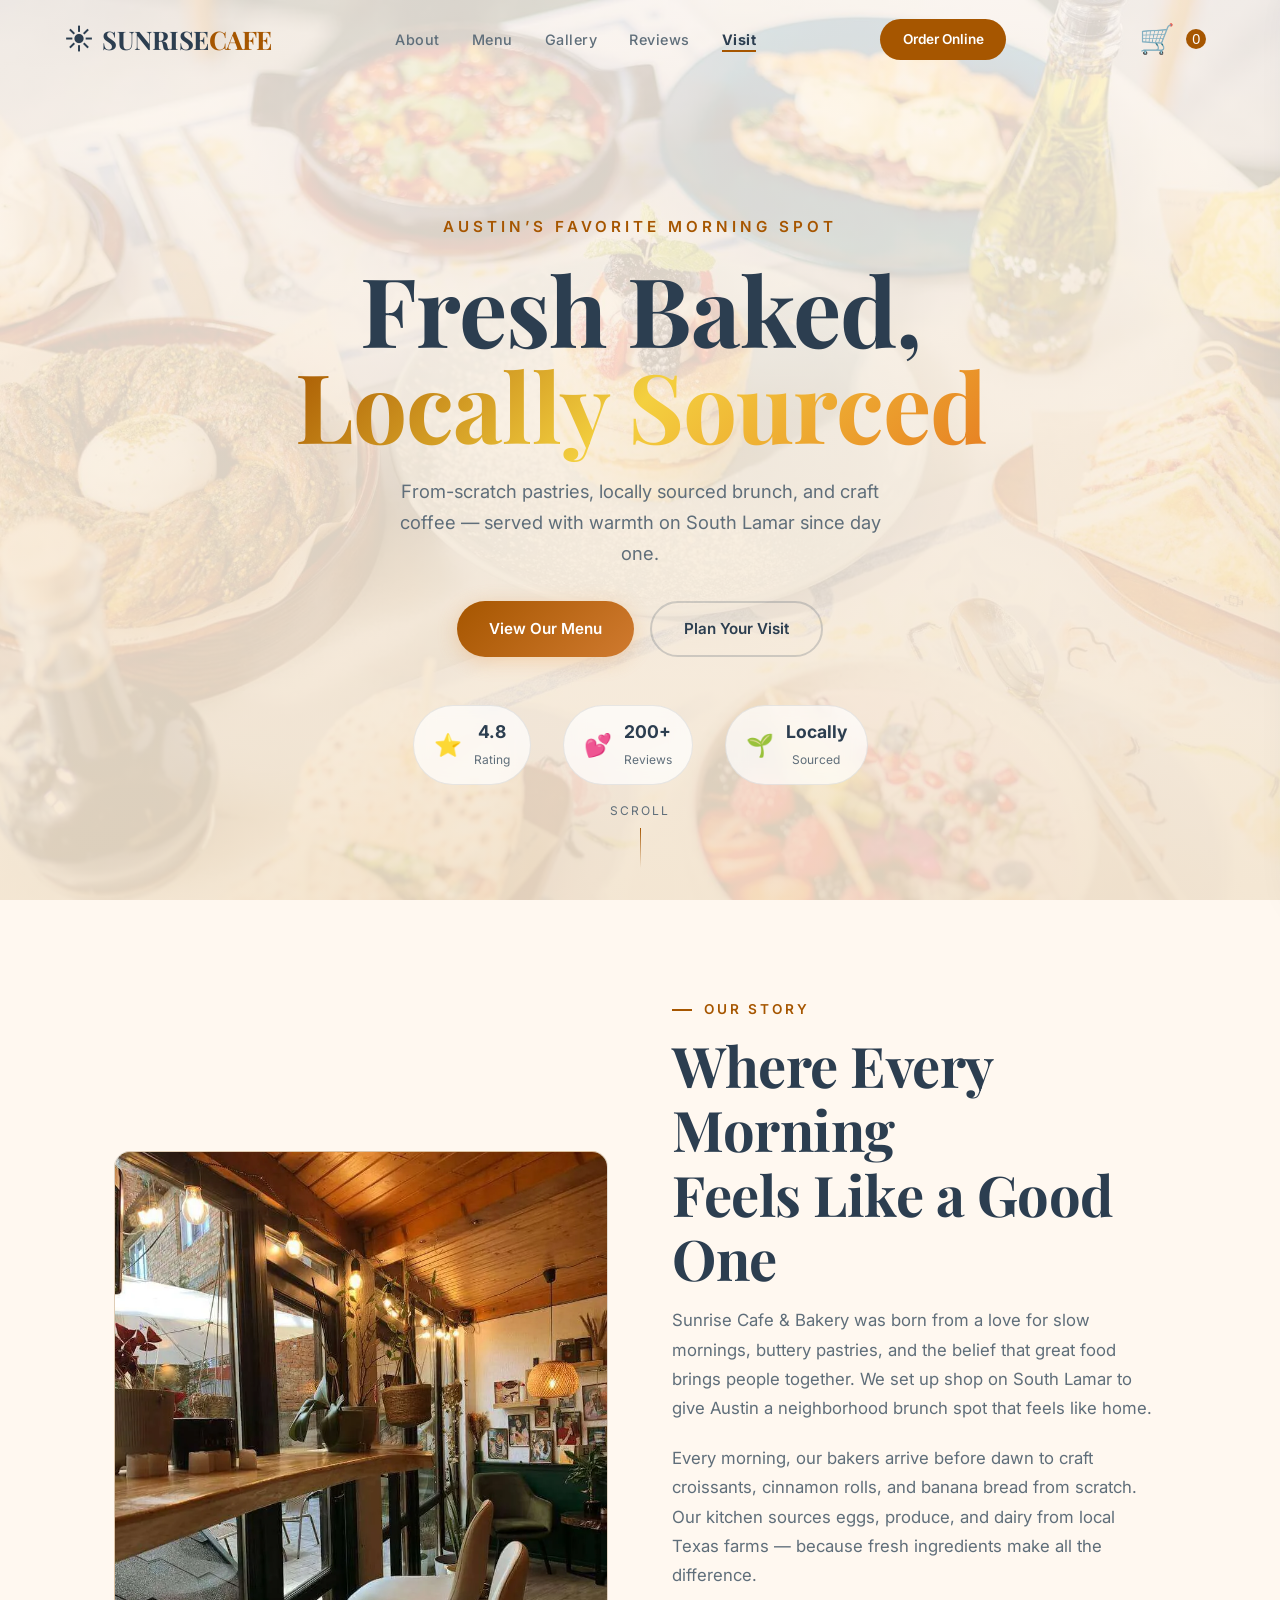
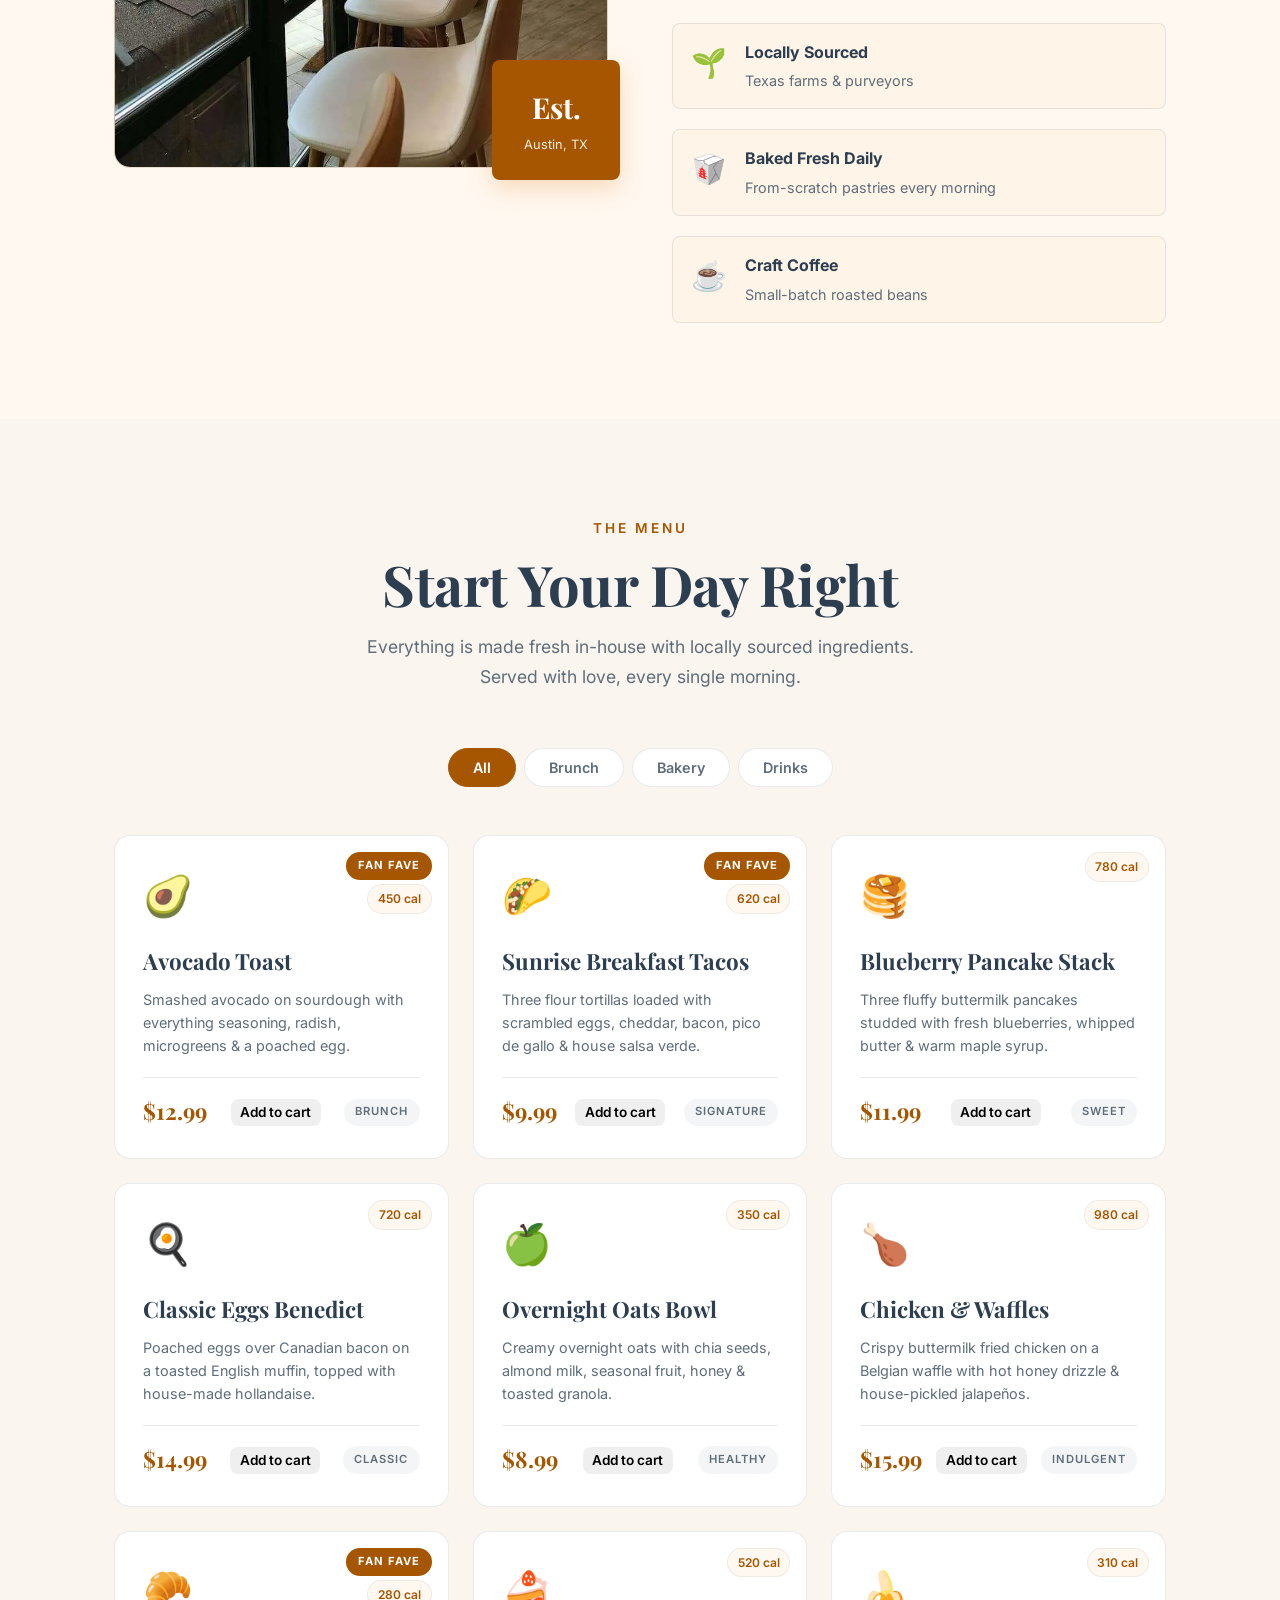
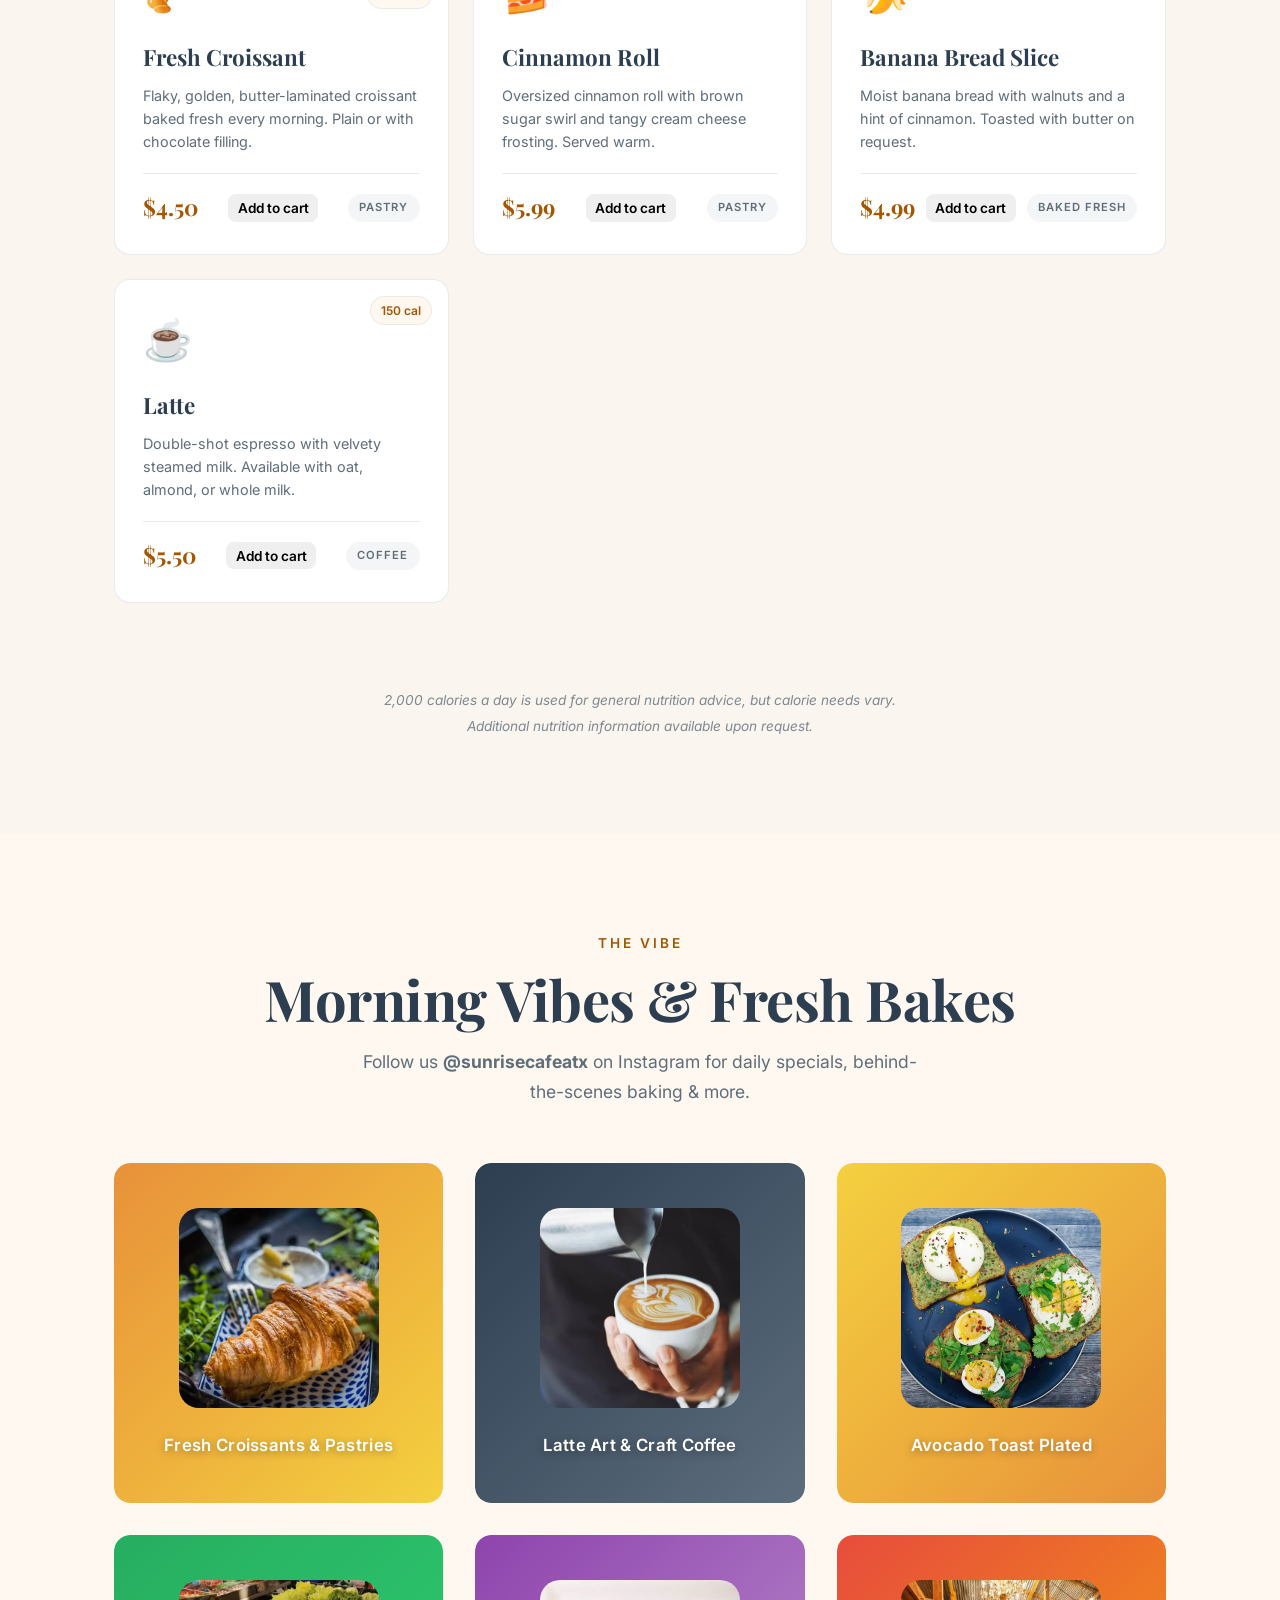
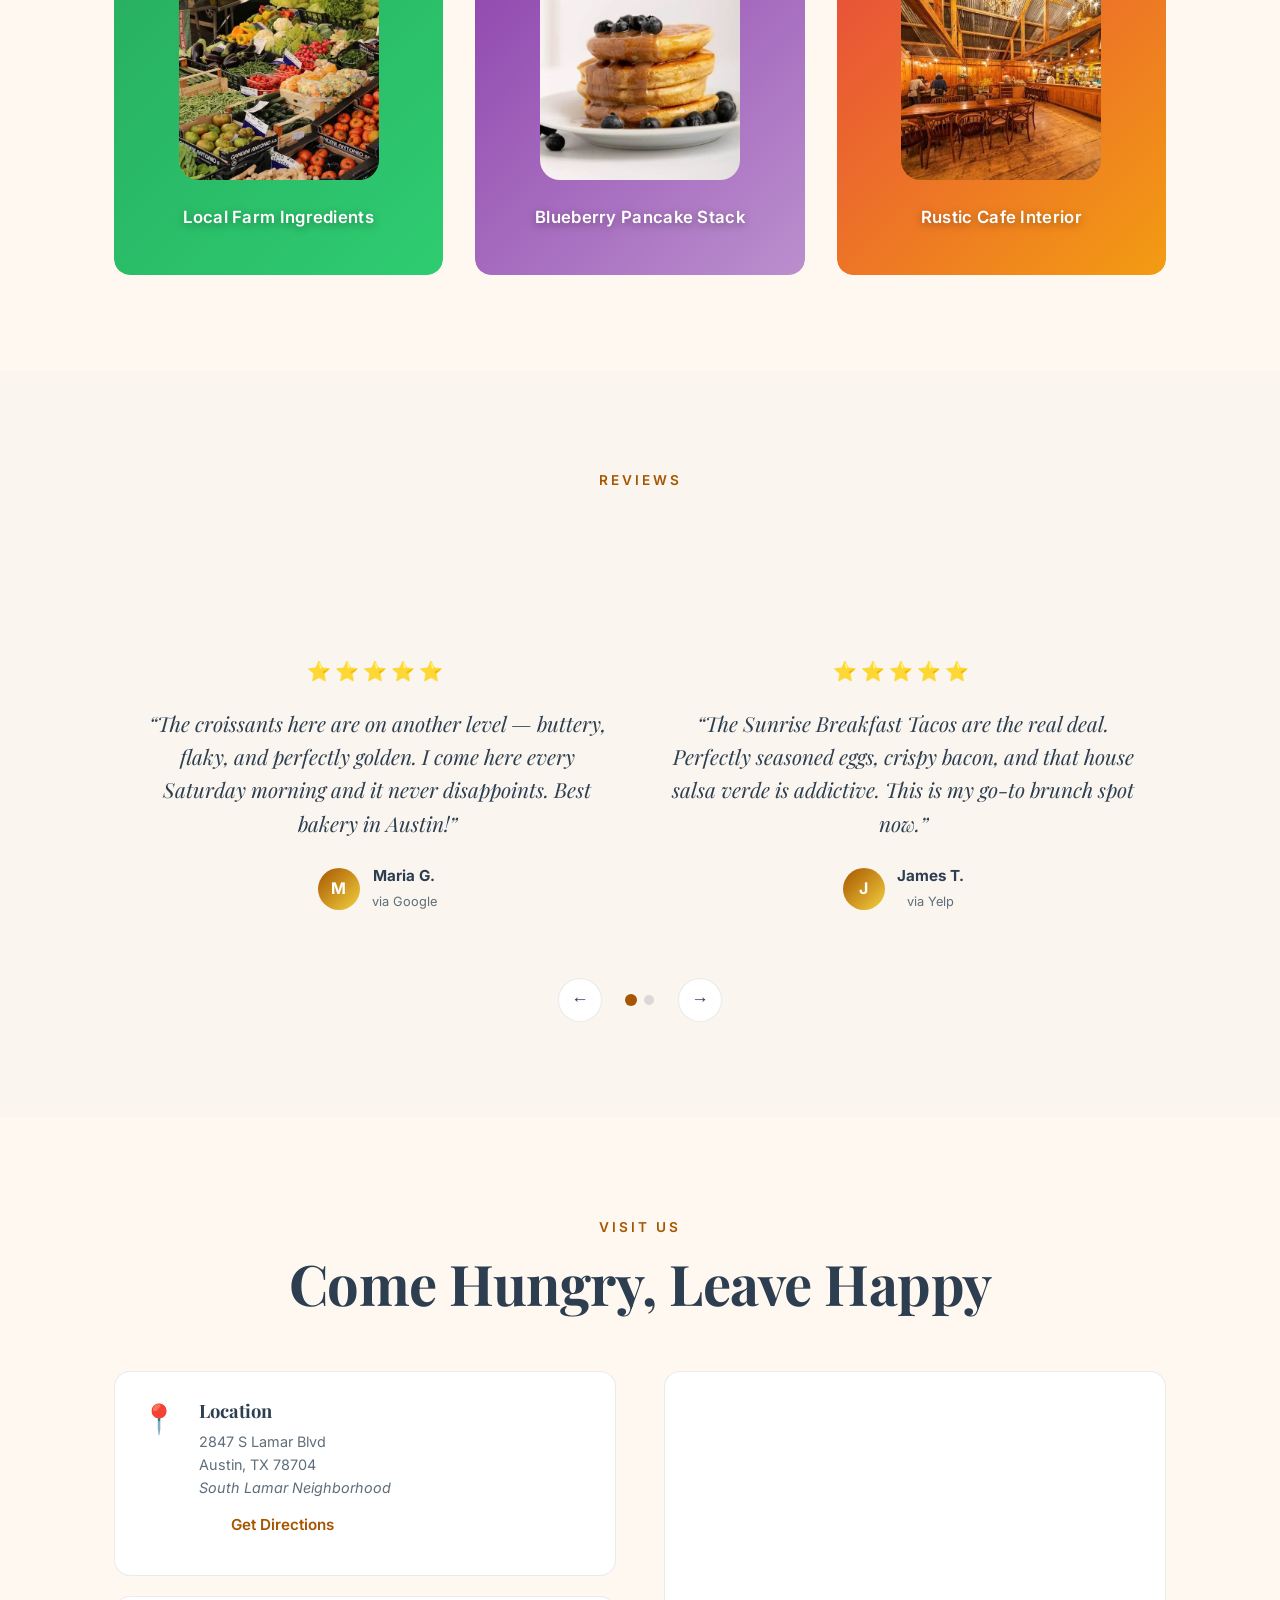
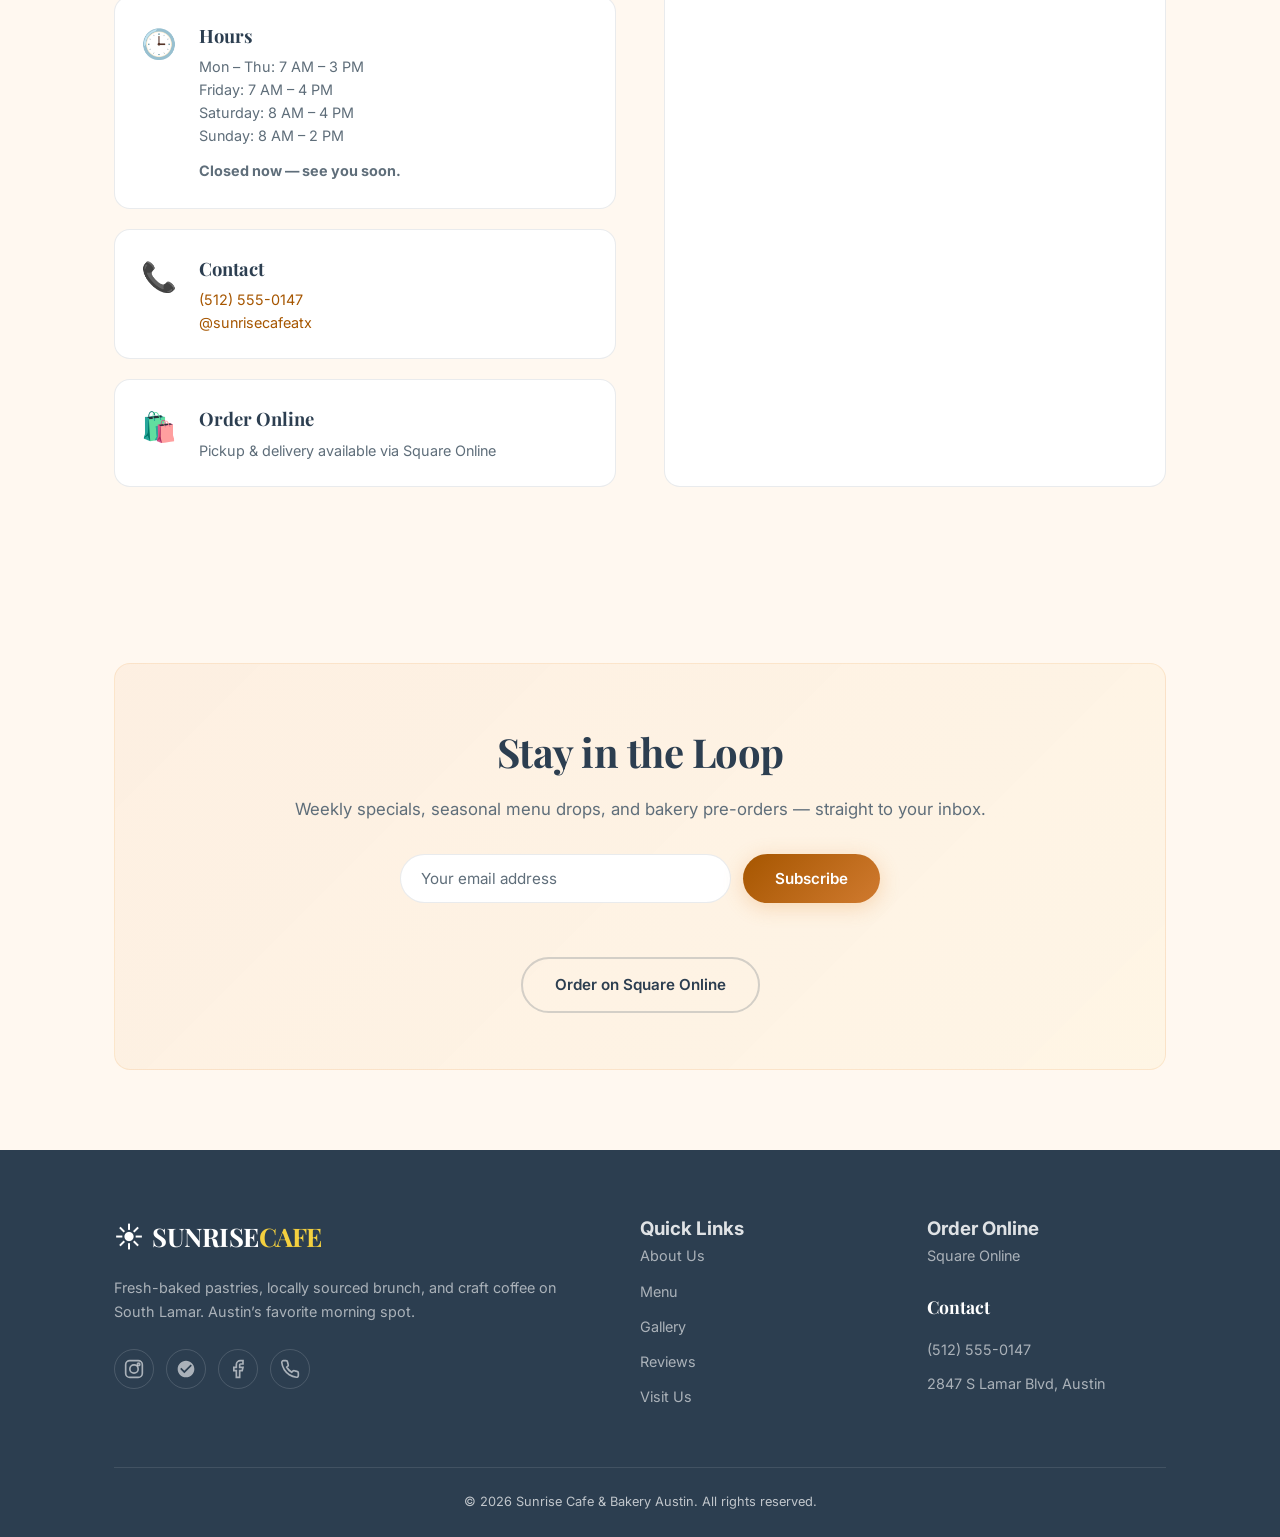
<file: index.html>
<!DOCTYPE html>
<html lang="en">
<head>
  <!-- Google tag (gtag.js) -->
  <script async src="https://www.googletagmanager.com/gtag/js?id=G-74NNE8ZLR3"></script>
  <script>
    window.dataLayer = window.dataLayer || [];
    function gtag(){dataLayer.push(arguments);}
    gtag('js', new Date());

    gtag('config', 'G-74NNE8ZLR3');
  </script>
  
  <meta charset="UTF-8" />
  <meta name="viewport" content="width=device-width, initial-scale=1.0" />

  <!-- Primary SEO -->
  <title>Best Brunch in Austin | Sunrise Cafe & Bakery | South Lamar</title>
  <meta name="description" content="Sunrise Cafe & Bakery is a top-rated brunch restaurant in Austin, TX on South Lamar. Fresh baked pastries, breakfast tacos, craft coffee & locally sourced ingredients. Open daily." />
  <meta name="keywords" content="best brunch Austin, Austin bakery, South Lamar cafe, breakfast tacos Austin, coffee shop Austin TX" />
  <meta name="author" content="Sunrise Cafe & Bakery" />
  <meta name="robots" content="index, follow" />
  <link rel="canonical" href="https://sunrisecafeatx.netlify.app/" />

  <!-- Favicon -->
  <link rel="apple-touch-icon" sizes="180x180" href="favicon/apple-touch-icon.png">
  <link rel="icon" type="image/png" sizes="32x32" href="favicon/favicon-32x32.png">
  <link rel="icon" type="image/png" sizes="16x16" href="favicon/favicon-16x16.png">
  <link rel="manifest" href="favicon/site.webmanifest">

  <!-- Local SEO Signals -->
  <meta name="geo.region" content="US-TX" />
  <meta name="geo.placename" content="Austin" />
  <meta name="geo.position" content="30.243580434683746;-97.78203134769178" />
  <meta name="ICBM" content="30.243580434683746, -97.78203134769178" />

  <!-- Open Graph (Facebook, iMessage, Slack, etc.) -->
  <meta property="og:title" content="Sunrise Cafe & Bakery | Best Brunch in Austin" />
  <meta property="og:description" content="Fresh baked pastries, breakfast tacos, craft coffee & locally sourced brunch in Austin, TX." />
  <meta property="og:type" content="restaurant" />
  <meta property="og:url" content="https://sunrisecafeatx.netlify.app/" />
  <meta property="og:image" content="https://sunrisecafeatx.netlify.app/assets/menu_brunch/avocado-toast.webp" />
  <meta property="og:locale" content="en_US" />
  <meta property="og:site_name" content="Sunrise Cafe & Bakery" />

  <!-- Twitter / X Card -->
  <meta name="twitter:card" content="summary_large_image" />
  <meta name="twitter:title" content="Sunrise Cafe & Bakery | Austin Brunch Spot" />
  <meta name="twitter:description" content="Top-rated brunch and bakery in Austin on South Lamar." />
  <meta name="twitter:image" content="https://sunrisecafeatx.netlify.app/assets/menu_brunch/avocado-toast.webp" />

  <!-- Performance -->
  <link rel="preconnect" href="https://fonts.googleapis.com" crossorigin />
  <link rel="preconnect" href="https://fonts.gstatic.com" crossorigin />
  <link href="https://fonts.googleapis.com/css2?family=Inter:wght@400;500;600;700&family=Playfair+Display:wght@400;700&display=swap" rel="stylesheet">
  <link rel="stylesheet" href="styles.css" />

  <!-- Structured Data: Restaurant -->
  <script type="application/ld+json">
  {
    "@context": "https://schema.org",
    "@type": "Restaurant",
    "name": "Sunrise Cafe & Bakery",
    "image": "https://www.sunrisecafeatx.com/assets/menu_brunch/avocado-toast.webp",
    "url": "https://www.sunrisecafeatx.com",
    "telephone": "+15125550147",
    "priceRange": "$$",
    "servesCuisine": ["Brunch", "Bakery", "Breakfast", "Coffee"],
    "address": {
      "@type": "PostalAddress",
      "streetAddress": "2847 S Lamar Blvd",
      "addressLocality": "Austin",
      "addressRegion": "TX",
      "postalCode": "78704",
      "addressCountry": "US"
    },
    "geo": {
      "@type": "GeoCoordinates",
      "latitude": 30.243580434683746,
      "longitude": -97.78203134769178
    },
    "openingHoursSpecification": [
      {
        "@type": "OpeningHoursSpecification",
        "dayOfWeek": ["Monday","Tuesday","Wednesday","Thursday"],
        "opens": "07:00",
        "closes": "15:00"
      },
      {
        "@type": "OpeningHoursSpecification",
        "dayOfWeek": "Friday",
        "opens": "07:00",
        "closes": "16:00"
      },
      {
        "@type": "OpeningHoursSpecification",
        "dayOfWeek": "Saturday",
        "opens": "08:00",
        "closes": "16:00"
      },
      {
        "@type": "OpeningHoursSpecification",
        "dayOfWeek": "Sunday",
        "opens": "08:00",
        "closes": "14:00"
      }
    ],
    "aggregateRating": {
      "@type": "AggregateRating",
      "ratingValue": "4.8",
      "reviewCount": "200"
    },
    "sameAs": [
      "https://www.instagram.com/sunrisecafeatx/",
      "https://www.facebook.com/sunrisecafe",
      "https://www.yelp.com/biz/sunrisecafe-austin"
    ],
    "hasMenu": "https://www.sunrisecafeatx.com/#menu"
  }
  </script>
</head>

<body>
  <a class="skip-link" href="#main-content">Skip to main content</a>
  <div id="topOfPage" class="top-of-page-sentinel" aria-hidden="true"></div>
  <!-- ===================== NAVIGATION ===================== -->
  <nav class="navbar" id="navbar">
    <div class="nav-container">
      <a href="#hero" class="nav-logo">
        <span class="logo-icon">&#9728;&#65039;</span>
        <span class="logo-text">SUNRISE<span class="logo-accent">CAFE</span></span>
      </a>
      <ul class="nav-links" id="navLinks">
        <li><a href="#about">About</a></li>
        <li><a href="#menu">Menu</a></li>
        <li><a href="#gallery">Gallery</a></li>
        <li><a href="#testimonials">Reviews</a></li>
        <li><a href="#hours-location">Visit</a></li>
      </ul>
      <a href="#menu" class="nav-cta">Order Online</a>
      <button class="cart-button" id="cartButton" aria-label="Open cart" aria-haspopup="dialog" aria-controls="cartSidebar" aria-expanded="false">
        <span class="cart-icon">🛒</span>
        <span class="cart-count" id="cartCount" aria-live="polite" aria-atomic="true">0</span>
      </button>
      <button type="button" class="nav-toggle" id="navToggle" aria-label="Toggle menu" aria-controls="navLinks" aria-expanded="false">
        <span></span><span></span><span></span>
      </button>
    </div>
  </nav>

  <main id="main-content">

  <!-- ===================== HERO ===================== -->
  <section class="hero" id="hero">
    <div class="hero-bg-overlay"></div>
    <div class="hero-content">
      <p class="hero-subtitle animate-on-scroll">Austin&rsquo;s Favorite Morning Spot</p>
      <h1 class="hero-title animate-on-scroll">
        Fresh Baked,<br />
        <span class="text-gradient">Locally Sourced</span>
      </h1>
      <p class="hero-desc animate-on-scroll">
        From-scratch pastries, locally sourced brunch, and craft coffee &mdash;
        served with warmth on South Lamar since day one.
      </p>
      <div class="hero-actions animate-on-scroll">
        <a href="#menu" class="btn btn-primary">View Our Menu</a>
        <a href="#hours-location" class="btn btn-outline">Plan Your Visit</a>
      </div>
      <div class="hero-badges animate-on-scroll">
        <div class="badge">
          <span class="badge-icon">&#11088;</span>
          <div>
            <strong>4.8</strong>
            <span>Rating</span>
          </div>
        </div>
        <div class="badge">
          <span class="badge-icon">&#128149;</span>
          <div>
            <strong>200+</strong>
            <span>Reviews</span>
          </div>
        </div>
        <div class="badge">
          <span class="badge-icon">&#127793;</span>
          <div>
            <strong>Locally</strong>
            <span>Sourced</span>
          </div>
        </div>
      </div>
    </div>
    <div class="hero-scroll-indicator">
      <span>Scroll</span>
      <div class="scroll-line"></div>
    </div>
  </section>

  <!-- ===================== ABOUT ===================== -->
  <section class="about section" id="about">
    <div class="container">
      <div class="about-grid">
        <div class="about-image-col animate-on-scroll">
          <div class="about-image-wrapper">
            <div class="about-image">
              <img src="assets/interior/cafe-interior-warm.webp" loading="lazy" alt="Warm, relaxing cafe interior">
            </div>
            <div class="about-accent-box">
              <span class="accent-number">Est.</span>
              <span class="accent-label">Austin, TX</span>
            </div>
          </div>
        </div>
        <div class="about-text-col">
          <span class="section-tag animate-on-scroll">Our Story</span>
          <h2 class="section-title animate-on-scroll">Where Every Morning<br />Feels Like a Good One</h2>
          <p class="about-paragraph animate-on-scroll">
            Sunrise Cafe &amp; Bakery was born from a love for slow mornings, buttery
            pastries, and the belief that great food brings people together. We set up
            shop on South Lamar to give Austin a neighborhood brunch spot that feels
            like home.
          </p>
          <p class="about-paragraph animate-on-scroll">
            Every morning, our bakers arrive before dawn to craft croissants, cinnamon
            rolls, and banana bread from scratch. Our kitchen sources eggs, produce,
            and dairy from local Texas farms &mdash; because fresh ingredients make all
            the difference.
          </p>
          <div class="about-features animate-on-scroll">
            <div class="about-feature">
              <div class="feature-icon">&#127793;</div>
              <div>
                <strong>Locally Sourced</strong>
                <p>Texas farms &amp; purveyors</p>
              </div>
            </div>
            <div class="about-feature">
              <div class="feature-icon">&#129377;</div>
              <div>
                <strong>Baked Fresh Daily</strong>
                <p>From-scratch pastries every morning</p>
              </div>
            </div>
            <div class="about-feature">
              <div class="feature-icon">&#9749;</div>
              <div>
                <strong>Craft Coffee</strong>
                <p>Small-batch roasted beans</p>
              </div>
            </div>
          </div>
        </div>
      </div>
    </div>
  </section>

  <!-- ===================== MENU ===================== -->
  <section class="menu section" id="menu">
    <div class="container">
      <div class="section-header">
        <span class="section-tag animate-on-scroll">The Menu</span>
        <h2 class="section-title animate-on-scroll">Start Your Day Right</h2>
        <p class="section-desc animate-on-scroll">Everything is made fresh in-house with locally sourced ingredients. Served with love, every single morning.</p>
      </div>

      <!-- Menu Filter Tabs -->
      <div class="menu-tabs animate-on-scroll">
        <button class="menu-tab active" data-category="all">All</button>
        <button class="menu-tab" data-category="brunch">Brunch</button>
        <button class="menu-tab" data-category="bakery">Bakery</button>
        <button class="menu-tab" data-category="drinks">Drinks</button>
      </div>

      <!-- Menu Grid -->
      <div class="menu-grid" id="menuGrid">

        <!-- BRUNCH -->
        <div class="menu-card animate-on-scroll" data-category="brunch">
          <div class="menu-card-badge popular">Fan Fave</div>
          <div class="menu-card-icon">&#129361;</div>
          <h3>Avocado Toast</h3>
          <p>Smashed avocado on sourdough with everything seasoning, radish, microgreens &amp; a poached egg.</p>
          <span class="menu-calories">450 cal</span>
          <div class="menu-card-footer">
            <span class="menu-price">$12.99</span>
            <span class="menu-tag">Brunch</span>
          </div>
        </div>

        <div class="menu-card animate-on-scroll" data-category="brunch">
          <div class="menu-card-badge popular">Fan Fave</div>
          <div class="menu-card-icon">&#127790;</div>
          <h3>Sunrise Breakfast Tacos</h3>
          <p>Three flour tortillas loaded with scrambled eggs, cheddar, bacon, pico de gallo &amp; house salsa verde.</p>
          <span class="menu-calories">620 cal</span>
          <div class="menu-card-footer">
            <span class="menu-price">$9.99</span>
            <span class="menu-tag">Signature</span>
          </div>
        </div>

        <div class="menu-card animate-on-scroll" data-category="brunch">
          <div class="menu-card-icon">&#129374;</div>
          <h3>Blueberry Pancake Stack</h3>
          <p>Three fluffy buttermilk pancakes studded with fresh blueberries, whipped butter &amp; warm maple syrup.</p>
          <span class="menu-calories">780 cal</span>
          <div class="menu-card-footer">
            <span class="menu-price">$11.99</span>
            <span class="menu-tag">Sweet</span>
          </div>
        </div>

        <div class="menu-card animate-on-scroll" data-category="brunch">
          <div class="menu-card-icon">&#127859;</div>
          <h3>Classic Eggs Benedict</h3>
          <p>Poached eggs over Canadian bacon on a toasted English muffin, topped with house-made hollandaise.</p>
          <span class="menu-calories">720 cal</span>
          <div class="menu-card-footer">
            <span class="menu-price">$14.99</span>
            <span class="menu-tag">Classic</span>
          </div>
        </div>

        <div class="menu-card animate-on-scroll" data-category="brunch">
          <div class="menu-card-icon">&#127823;</div>
          <h3>Overnight Oats Bowl</h3>
          <p>Creamy overnight oats with chia seeds, almond milk, seasonal fruit, honey &amp; toasted granola.</p>
          <span class="menu-calories">350 cal</span>
          <div class="menu-card-footer">
            <span class="menu-price">$8.99</span>
            <span class="menu-tag">Healthy</span>
          </div>
        </div>

        <div class="menu-card animate-on-scroll" data-category="brunch">
          <div class="menu-card-icon">&#127831;</div>
          <h3>Chicken &amp; Waffles</h3>
          <p>Crispy buttermilk fried chicken on a Belgian waffle with hot honey drizzle &amp; house-pickled jalape&ntilde;os.</p>
          <span class="menu-calories">980 cal</span>
          <div class="menu-card-footer">
            <span class="menu-price">$15.99</span>
            <span class="menu-tag">Indulgent</span>
          </div>
        </div>

        <!-- BAKERY -->
        <div class="menu-card animate-on-scroll" data-category="bakery">
          <div class="menu-card-badge popular">Fan Fave</div>
          <div class="menu-card-icon">&#129360;</div>
          <h3>Fresh Croissant</h3>
          <p>Flaky, golden, butter-laminated croissant baked fresh every morning. Plain or with chocolate filling.</p>
          <span class="menu-calories">280 cal</span>
          <div class="menu-card-footer">
            <span class="menu-price">$4.50</span>
            <span class="menu-tag">Pastry</span>
          </div>
        </div>

        <div class="menu-card animate-on-scroll" data-category="bakery">
          <div class="menu-card-icon">&#127856;</div>
          <h3>Cinnamon Roll</h3>
          <p>Oversized cinnamon roll with brown sugar swirl and tangy cream cheese frosting. Served warm.</p>
          <span class="menu-calories">520 cal</span>
          <div class="menu-card-footer">
            <span class="menu-price">$5.99</span>
            <span class="menu-tag">Pastry</span>
          </div>
        </div>

        <div class="menu-card animate-on-scroll" data-category="bakery">
          <div class="menu-card-icon">&#127820;</div>
          <h3>Banana Bread Slice</h3>
          <p>Moist banana bread with walnuts and a hint of cinnamon. Toasted with butter on request.</p>
          <span class="menu-calories">310 cal</span>
          <div class="menu-card-footer">
            <span class="menu-price">$4.99</span>
            <span class="menu-tag">Baked Fresh</span>
          </div>
        </div>

        <!-- DRINKS -->
        <div class="menu-card animate-on-scroll" data-category="drinks">
          <div class="menu-card-icon">&#9749;</div>
          <h3>Latte</h3>
          <p>Double-shot espresso with velvety steamed milk. Available with oat, almond, or whole milk.</p>
          <span class="menu-calories">150 cal</span>
          <div class="menu-card-footer">
            <span class="menu-price">$5.50</span>
            <span class="menu-tag">Coffee</span>
          </div>
        </div>

        <div class="menu-card animate-on-scroll" data-category="drinks">
          <div class="menu-card-icon">&#129380;</div>
          <h3>Cold Brew</h3>
          <p>Slow-steeped 18-hour cold brew, smooth and bold. Served over ice with optional vanilla or caramel.</p>
          <span class="menu-calories">5 cal</span>
          <div class="menu-card-footer">
            <span class="menu-price">$4.99</span>
            <span class="menu-tag">Coffee</span>
          </div>
        </div>

        <div class="menu-card animate-on-scroll" data-category="drinks">
          <div class="menu-card-icon">&#127818;</div>
          <h3>Fresh Squeezed OJ</h3>
          <p>Hand-squeezed orange juice made to order. Pure, refreshing, no added sugar &mdash; just sunshine in a glass.</p>
          <span class="menu-calories">110 cal</span>
          <div class="menu-card-footer">
            <span class="menu-price">$5.99</span>
            <span class="menu-tag">Fresh Juice</span>
          </div>
        </div>
      </div>

      <div class="menu-note animate-on-scroll">
        <p>&#9888;&#65039; Prices may vary. Order online via <strong><a href="https://sunrisecafe.square.site">Square Online</a></strong> for pickup or delivery.</p>
      </div>
      <div class="nutrition-info" role="note">
        <p>2,000 calories a day is used for general nutrition advice, but calorie needs vary.</p>
        <p>Additional nutrition information available upon request.</p>
      </div>
    </div>
  </section>

  <!-- ===================== GALLERY ===================== -->
  <section class="gallery section" id="gallery">
    <div class="container">
      <div class="section-header">
        <span class="section-tag animate-on-scroll">The Vibe</span>
        <h2 class="section-title animate-on-scroll">Morning Vibes &amp; Fresh Bakes</h2>
        <p class="section-desc animate-on-scroll">Follow us <strong>@sunrisecafeatx</strong> on Instagram for daily specials, behind-the-scenes baking &amp; more.</p>
      </div>
      <div class="gallery-grid animate-on-scroll">
        <div class="gallery-item">
          <div class="gallery-placeholder" style="background: linear-gradient(135deg, #E8913A, #F4D03F);">
            <img src="assets/menu_bakery/croissants.webp" width="800" height="533" loading="lazy" alt="Fresh Croissants & Pastries" class="rounded-image">
            <p>Fresh Croissants &amp; Pastries</p>
          </div>
        </div>
        <div class="gallery-item">
          <div class="gallery-placeholder" style="background: linear-gradient(135deg, #2C3E50, #5D6D7E);">
            <img src="assets/menu_drinks/latte-art.webp" width="800" height="534" loading="lazy" alt="Latte Art & Craft Coffee" class="rounded-image">
            <p>Latte Art &amp; Craft Coffee</p>
          </div>
        </div>
        <div class="gallery-item">
          <div class="gallery-placeholder" style="background: linear-gradient(135deg, #F4D03F, #E8913A);">
            <img src="assets/menu_brunch/avocado-toast.webp" width="800" height="800" loading="lazy" alt="Avocado Toast Plated" class="rounded-image">
            <p>Avocado Toast Plated</p>
          </div>
        </div>
        <div class="gallery-item">
          <div class="gallery-placeholder" style="background: linear-gradient(135deg, #27AE60, #2ECC71);">
            <img src="assets/gallery/fresh-produce-market.webp" width="800" height="533" loading="lazy" alt="Local Farm Ingredients" class="rounded-image">
            <p>Local Farm Ingredients</p>
          </div>
        </div>
        <div class="gallery-item">
          <div class="gallery-placeholder" style="background: linear-gradient(135deg, #8E44AD, #BB8FCE);">
            <img src="assets/menu_brunch/blueberry-pancakes.webp" width="800" height="568" loading="lazy" alt="Blueberry Pancake Stack" class="rounded-image">
            <p>Blueberry Pancake Stack</p>
          </div>
        </div>
        <div class="gallery-item">
          <div class="gallery-placeholder" style="background: linear-gradient(135deg, #E74C3C, #F39C12);">
            <img src="assets/interior/cafe-interior-rustic.webp" width="800" height="534" loading="lazy" alt="Rustic Cafe Interior" class="rounded-image">
            <p>Rustic Cafe Interior</p>
          </div>
        </div>
      </div>
    </div>
  </section>

  <!-- ===================== TESTIMONIALS ===================== -->
  <section class="testimonials section" id="testimonials">
    <div class="container">
      <div class="section-header">
        <span class="section-tag animate-on-scroll">Reviews</span>
        <h2 class="section-title animate-on-scroll">What Austin Says</h2>
      </div>
      <div class="testimonial-slider" id="testimonialSlider">
        <div class="testimonial-track" id="testimonialTrack">
          <div class="testimonial-card">
            <div class="stars">&#11088;&#11088;&#11088;&#11088;&#11088;</div>
            <p>&ldquo;The croissants here are on another level &mdash; buttery, flaky, and perfectly golden. I come here every Saturday morning and it never disappoints. Best bakery in Austin!&rdquo;</p>
            <div class="testimonial-author">
              <div class="author-avatar">M</div>
              <div>
                <strong>Maria G.</strong>
                <span>via Google</span>
              </div>
            </div>
          </div>
          <div class="testimonial-card">
            <div class="stars">&#11088;&#11088;&#11088;&#11088;&#11088;</div>
            <p>&ldquo;The Sunrise Breakfast Tacos are the real deal. Perfectly seasoned eggs, crispy bacon, and that house salsa verde is addictive. This is my go-to brunch spot now.&rdquo;</p>
            <div class="testimonial-author">
              <div class="author-avatar">J</div>
              <div>
                <strong>James T.</strong>
                <span>via Yelp</span>
              </div>
            </div>
          </div>
          <div class="testimonial-card">
            <div class="stars">&#11088;&#11088;&#11088;&#11088;&#11088;</div>
            <p>&ldquo;Finally a cafe that gets oat milk lattes right! The coffee is smooth, the overnight oats bowl is gorgeous, and the whole space just feels warm and inviting.&rdquo;</p>
            <div class="testimonial-author">
              <div class="author-avatar">P</div>
              <div>
                <strong>Priya K.</strong>
                <span>via Google</span>
              </div>
            </div>
          </div>
          <div class="testimonial-card">
            <div class="stars">&#11088;&#11088;&#11088;&#11088;</div>
            <p>&ldquo;Great vibes and really solid food. The chicken and waffles blew me away. Only wish they were open a bit later on weekdays. Definitely worth the visit!&rdquo;</p>
            <div class="testimonial-author">
              <div class="author-avatar">D</div>
              <div>
                <strong>David R.</strong>
                <span>via Yelp</span>
              </div>
            </div>
          </div>
        </div>
        <div class="testimonial-controls">
          <button class="testimonial-btn" id="prevBtn" aria-label="Previous review">&#8592;</button>
          <div class="testimonial-dots" id="testimonialDots"></div>
          <button class="testimonial-btn" id="nextBtn" aria-label="Next review">&#8594;</button>
        </div>
      </div>
    </div>
  </section>

  <!-- ===================== HOURS & LOCATION ===================== -->
  <section class="find-us section" id="hours-location">
    <div class="container">
      <div class="section-header">
        <span class="section-tag animate-on-scroll">Visit Us</span>
        <h2 class="section-title animate-on-scroll">
          Come Hungry, Leave Happy
        </h2>
      </div>

      <div class="find-us-grid">

        <!-- LEFT: Info -->
        <div class="find-us-info animate-on-scroll">

          <div class="info-card">
            <div class="info-icon">📍</div>
            <div>
              <h3>Location</h3>
              <p>
                2847 S Lamar Blvd<br />
                Austin, TX 78704<br />
                <em>South Lamar Neighborhood</em>
              </p>
              <a href="https://www.google.com/maps/dir/?api=1&destination=2847+S+Lamar+Blvd+Austin+TX" target="_blank" rel="noopener noreferrer" class="btn btn-secondary btn-small"> Get Directions</a>
            </div>
          </div>

          <div class="info-card">
            <div class="info-icon">🕒</div>
            <div>
              <h3>Hours</h3>
              <p>
                Mon – Thu: 7 AM – 3 PM<br />
                Friday: 7 AM – 4 PM<br />
                Saturday: 8 AM – 4 PM<br />
                Sunday: 8 AM – 2 PM
              </p>
              <p class="info-status" id="openStatus" aria-live="polite">Checking hours…</p>
            </div>
          </div>

          <div class="info-card">
            <div class="info-icon">📞</div>
            <div>
              <h3>Contact</h3>
              <p>
                <a href="tel:5125550147">(512) 555-0147</a><br />
                <a href="https://www.instagram.com/sunrisecafeatx/" target="_blank" rel="noopener noreferrer">
                  @sunrisecafeatx
                </a>
              </p>
            </div>
          </div>

          <div class="info-card">
            <div class="info-icon">🛍️</div>
            <div>
              <h3>Order Online</h3>
              <p>Pickup & delivery available via Square Online</p>
            </div>
          </div>

        </div>

        <!-- RIGHT: Map -->
        <div class="find-us-map animate-on-scroll">
          <div class="map-container">
            <iframe 
              title="Get Directions to Sunrise Cafe"
              src="https://www.google.com/maps/embed?pb=!1m18!1m12!1m3!1d3446.7762932049504!2d-97.78455262398295!3d30.24345530911348!2m3!1f0!2f0!3f0!3m2!1i1024!2i768!4f13.1!3m3!1m2!1s0x8644b4d39a4798ef%3A0x386bd83af4aa2539!2s2847%20S%20Lamar%20Blvd%2C%20Austin%2C%20TX%2078704!5e0!3m2!1sen!2sus!4v1771724253781!5m2!1sen!2sus"
              loading="lazy"
              allowfullscreen>
            </iframe>
          </div>
        </div>

      </div>
    </div>
  </section>

  <!-- ===================== CONTACT / NEWSLETTER ===================== -->
  <section class="newsletter" id="contact">
    <div class="container">
      <div class="newsletter-inner animate-on-scroll">
        <h2>Stay in the Loop</h2>
        <p>Weekly specials, seasonal menu drops, and bakery pre-orders &mdash; straight to your inbox.</p>
        <!-- Formspree Newsletter Form -->
        <form id="newsletterForm" class="newsletter-form"
              action="https://formspree.io/f/{form_id}"
              method="POST"
              aria-describedby="newsletterStatus">

          <input type="email"
                name="email"
                placeholder="Your email address"
                required
                aria-label="Email address" />

          <button type="submit" class="btn btn-primary">
            Subscribe
          </button>
        </form>
        <div id="newsletterStatus" class="newsletter-status" aria-live="polite"></div>
        <div class="newsletter-links">
          <a href="https://sunrisecafe.square.site" class="btn btn-outline" target="_blank" rel="noopener noreferrer">Order on Square Online</a>
        </div>
      </div>
    </div>
  </section>

  <!-- ===================== FOOTER ===================== -->
  </main>
  <!-- CART SIDEBAR -->
  <aside class="cart-sidebar" id="cartSidebar" role="dialog" aria-hidden="true" aria-labelledby="cartTitle">
    <div class="cart-panel">
      <header class="cart-header">
        <h2 id="cartTitle">Your Order</h2>
        <button class="cart-close" id="cartClose" aria-label="Close cart">✕</button>
      </header>
      <div class="cart-body" id="cartBody">
        <div class="cart-empty">Your cart is empty.</div>
        <ul class="cart-items" id="cartItems"></ul>
      </div>
      <footer class="cart-footer">
        <div class="cart-totals">
          <div class="cart-subtotal">Subtotal: <span id="cartSubtotal" aria-live="polite" aria-atomic="true">$0.00</span></div>
          <div id="cartLive" class="sr-only" aria-live="polite" aria-atomic="true"></div>
          <div class="cart-actions">
            <button class="btn btn-outline" id="clearCart">Clear</button>
            <button class="btn btn-primary" id="checkoutBtn">Checkout</button>
          </div>
        </div>
        <form id="checkoutForm" class="checkout-form" style="display:none;">
          <label>
            Name<br>
            <input type="text" id="customerName" required placeholder="Full name">
          </label>
          <label>
            Email<br>
            <input type="email" id="customerEmail" required placeholder="you@example.com">
          </label>
          <label>
            Order type
            <select id="orderType">
              <option value="pickup">Pickup</option>
              <option value="delivery">Delivery</option>
            </select>
          </label>
          <label>
            Notes<br>
            <textarea id="orderNotes" rows="3" placeholder="Allergies or special requests (optional)"></textarea>
          </label>
          <div class="checkout-actions">
            <button type="submit" class="btn btn-primary">Place Order</button>
          </div>
        </form>
      </footer>
    </div>
  </aside>
  <footer class="footer">
    <div class="container">
      <div class="footer-grid">
        <div class="footer-brand">
          <div class="nav-logo">
            <span class="logo-icon">&#9728;&#65039;</span>
            <span class="logo-text">SUNRISE<span class="logo-accent">CAFE</span></span>
          </div>
          <p>Fresh-baked pastries, locally sourced brunch, and craft coffee on South Lamar. Austin&rsquo;s favorite morning spot.</p>
          <div class="footer-social">
            <a href="https://www.instagram.com/sunrisecafeatx/" target="_blank" rel="noopener noreferrer" aria-label="Instagram" class="social-link">
              <svg width="20" height="20" viewBox="0 0 24 24" fill="none" stroke="currentColor" stroke-width="2"><rect x="2" y="2" width="20" height="20" rx="5"/><circle cx="12" cy="12" r="5"/><circle cx="17.5" cy="6.5" r="1.5"/></svg>
            </a>
            <a href="https://www.yelp.com/biz/sunrisecafe-austin" target="_blank" rel="noopener noreferrer" aria-label="Yelp" class="social-link">
              <svg width="20" height="20" viewBox="0 0 24 24" fill="currentColor"><path d="M12 2C6.48 2 2 6.48 2 12s4.48 10 10 10 10-4.48 10-10S17.52 2 12 2zm-2 15l-5-5 1.41-1.41L10 14.17l7.59-7.59L19 8l-9 9z"/></svg>
            </a>
            <a href="https://www.facebook.com/sunrisecafe" target="_blank" rel="noopener noreferrer" aria-label="Facebook" class="social-link">
              <svg width="20" height="20" viewBox="0 0 24 24" fill="none" stroke="currentColor" stroke-width="2"><path d="M18 2h-3a5 5 0 00-5 5v3H7v4h3v8h4v-8h3l1-4h-4V7a1 1 0 011-1h3z"/></svg>
            </a>
            <a href="tel:5125550147" aria-label="Phone" class="social-link">
              <svg width="20" height="20" viewBox="0 0 24 24" fill="none" stroke="currentColor" stroke-width="2"><path d="M22 16.92v3a2 2 0 01-2.18 2 19.79 19.79 0 01-8.63-3.07 19.5 19.5 0 01-6-6 19.79 19.79 0 01-3.07-8.67A2 2 0 014.11 2h3a2 2 0 012 1.72 12.84 12.84 0 00.7 2.81 2 2 0 01-.45 2.11L8.09 9.91a16 16 0 006 6l1.27-1.27a2 2 0 012.11-.45 12.84 12.84 0 002.81.7A2 2 0 0122 16.92z"/></svg>
            </a>
          </div>
        </div>
        <div class="footer-links-col">
          <h3>Quick Links</h3>
          <ul>
            <li><a href="#about">About Us</a></li>
            <li><a href="#menu">Menu</a></li>
            <li><a href="#gallery">Gallery</a></li>
            <li><a href="#testimonials">Reviews</a></li>
            <li><a href="#hours-location">Visit Us</a></li>
          </ul>
        </div>
        <div class="footer-links-col">
          <h3>Order Online</h3>
          <ul>
            <li><a href="https://sunrisecafe.square.site" target="_blank" rel="noopener noreferrer">Square Online</a></li>
          </ul>
          <h4 style="margin-top: 1.5rem;">Contact</h4>
          <ul>
            <li><a href="tel:5125550147">(512) 555-0147</a></li>
            <li>2847 S Lamar Blvd, Austin</li>
          </ul>
        </div>
      </div>
      <div class="footer-bottom">
        <p>&copy; 2026 Sunrise Cafe &amp; Bakery Austin. All rights reserved.</p>
      </div>
    </div>
  </footer>

  <script src="script.js"></script>
</body>
</html>
</file>
<file: styles.css>
/* ============================================================
   SUNRISE CAFE & BAKERY — Demo Website Styles
   Artisan Coffee & Fresh Pastries | Austin, TX
   ============================================================ */

/* ---------- CSS Custom Properties ---------- */
:root {
  /* Brand Colors */
  --color-primary: #A65600;
  --color-primary-dark: #D07A2F;
  --color-secondary: #2C3E50;
  --color-accent: #F4D03F;
  --color-accent-2: #27AE60;

  /* Neutrals */
  --color-bg: #FFF8F0;
  --color-bg-card: #FFFFFF;
  --color-bg-card-hover: #FFF2E6;
  --color-surface: #FAF5EF;
  --color-text: #2C3E50;
  --color-text-muted: #5F6E7A;
  --color-border: rgba(44, 62, 80, 0.1);

  /* Typography */
  --font-heading: 'Playfair Display', Georgia, serif;
  --font-body: 'Inter', -apple-system, BlinkMacSystemFont, sans-serif;
  --font-accent: 'Playfair Display', Georgia, serif;

  /* Spacing */
  --section-padding: 6rem 0;
  --container-max: 1200px;
  --border-radius: 16px;
  --border-radius-sm: 8px;

  /* Transitions */
  --transition: 0.3s cubic-bezier(0.4, 0, 0.2, 1);
  --transition-slow: 0.6s cubic-bezier(0.4, 0, 0.2, 1);
}

/* ---------- Reset & Base ---------- */
*, *::before, *::after {
  margin: 0;
  padding: 0;
  box-sizing: border-box;
}

html {
  scroll-behavior: smooth;
  scroll-padding-top: 80px;
  font-size: 16px;
}

body {
  font-family: var(--font-body);
  background-color: var(--color-bg);
  color: var(--color-text);
  line-height: 1.6;
  overflow-x: hidden;
  -webkit-font-smoothing: antialiased;
}

a {
  color: var(--color-primary);
  text-decoration: none;
  transition: var(--transition);
}

.skip-link {
  position: absolute;
  left: -999px;
  top: auto;
  width: 1px;
  height: 1px;
  overflow: hidden;
}

.skip-link:focus {
  position: fixed;
  left: 1rem;
  top: 1rem;
  width: auto;
  height: auto;
  padding: 0.75rem 1rem;
  background: rgba(44, 62, 80, 0.95);
  color: #fff;
  border-radius: 0.75rem;
  text-decoration: none;
  z-index: 2000;
}

a:hover { color: var(--color-primary-dark); }

img { max-width: 100%; display: block; }

ul { list-style: none; }

.container {
  max-width: var(--container-max);
  margin: 0 auto;
  padding: 0 1.5rem;
}

.section {
  padding: var(--section-padding);
  position: relative;
}

/* ---------- Section Headers ---------- */
.section-tag {
  display: inline-block;
  font-family: var(--font-body);
  font-size: 0.85rem;
  font-weight: 600;
  letter-spacing: 3px;
  text-transform: uppercase;
  color: var(--color-primary);
  margin-bottom: 0.75rem;
  position: relative;
  padding-left: 2rem;
}

.section-tag::before {
  content: '';
  position: absolute;
  left: 0;
  top: 50%;
  width: 1.25rem;
  height: 2px;
  background: var(--color-primary);
  transform: translateY(-50%);
}

.section-title {
  font-family: var(--font-heading);
  font-size: clamp(2.2rem, 5vw, 3.5rem);
  font-weight: 700;
  letter-spacing: -0.5px;
  line-height: 1.15;
  margin-bottom: 1rem;
  color: var(--color-secondary);
}

.section-desc {
  color: var(--color-text-muted);
  font-size: 1.1rem;
  max-width: 560px;
  line-height: 1.7;
}

.section-header {
  text-align: center;
  margin-bottom: 3.5rem;
}

.section-header .section-tag { padding-left: 0; }
.section-header .section-tag::before { display: none; }
.section-header .section-desc { margin: 0 auto; }

/* ---------- Buttons ---------- */
.btn {
  display: inline-flex;
  align-items: center;
  justify-content: center;
  font-family: var(--font-body);
  font-weight: 600;
  font-size: 0.95rem;
  padding: 0.85rem 2rem;
  border-radius: 50px;
  border: none;
  cursor: pointer;
  transition: var(--transition);
  text-decoration: none;
  gap: 0.5rem;
}

.btn-primary {
  background: linear-gradient(135deg, var(--color-primary), var(--color-primary-dark));
  color: #fff;
  box-shadow: 0 4px 20px rgba(232, 145, 58, 0.3);
}

.btn-primary:hover {
  transform: translateY(-2px);
  box-shadow: 0 8px 28px rgba(232, 145, 58, 0.45);
  color: #fff;
}

.btn-outline {
  background: transparent;
  color: var(--color-secondary);
  border: 2px solid rgba(44, 62, 80, 0.2);
}

.btn-outline:hover {
  background: var(--color-secondary);
  border-color: var(--color-secondary);
  color: #fff;
}

.btn-outline-light {
  background: transparent;
  color: #fff;
  border: 2px solid rgba(255, 255, 255, 0.35);
}

.btn-outline-light:hover {
  background: rgba(255, 255, 255, 0.15);
  border-color: rgba(255, 255, 255, 0.6);
  color: #fff;
}

/* ---------- Navbar ---------- */
.navbar {
  position: fixed;
  top: 0;
  left: 0;
  width: 100%;
  z-index: 1000;
  padding: 1rem 0;
  transition: var(--transition);
}

.navbar.scrolled {
  background: rgba(255, 248, 240, 0.95);
  backdrop-filter: blur(20px);
  -webkit-backdrop-filter: blur(20px);
  padding: 0.6rem 0;
  box-shadow: 0 2px 20px rgba(44, 62, 80, 0.08);
}

.nav-container {
  max-width: var(--container-max);
  margin: 0 auto;
  padding: 0 1.5rem;
  display: flex;
  align-items: center;
  justify-content: space-between;
}

.nav-logo {
  display: flex;
  align-items: center;
  gap: 0.5rem;
  text-decoration: none;
  color: var(--color-secondary);
}

.logo-icon { font-size: 1.8rem; }

.logo-text {
  font-family: var(--font-heading);
  font-size: 1.6rem;
  font-weight: 700;
  letter-spacing: -0.5px;
}

.logo-accent { color: var(--color-primary); }

.nav-links {
  display: flex;
  gap: 2rem;
}

.nav-links a {
  color: var(--color-text-muted);
  font-size: 0.9rem;
  font-weight: 500;
  letter-spacing: 0.5px;
  transition: var(--transition);
  position: relative;
}

.nav-links a::after {
  content: '';
  position: absolute;
  bottom: -4px;
  left: 0;
  width: 0;
  height: 2px;
  background: var(--color-primary);
  transition: var(--transition);
}

.nav-links a:hover { color: var(--color-secondary); }
.nav-links a:hover::after { width: 100%; }

.nav-links a.active {
  color: var(--color-secondary);
  font-weight: 700;
}

.nav-links a.active::after {
  width: 100%;
}

.navbar.scrolled .nav-links a.active {
  color: var(--color-primary);
}

.top-of-page-sentinel {
  position: absolute;
  top: 0;
  left: 0;
  width: 1px;
  height: 1px;
  pointer-events: none;
}

.nav-cta {
  background: var(--color-primary);
  color: #fff !important;
  padding: 0.6rem 1.4rem;
  border-radius: 50px;
  font-size: 0.85rem;
  font-weight: 600;
}

.nav-cta:hover {
  background: var(--color-primary-dark);
  color: #fff !important;
  transform: translateY(-1px);
}

.nav-toggle {
  display: none;
  flex-direction: column;
  gap: 5px;
  background: none;
  border: none;
  cursor: pointer;
  padding: 4px;
  z-index: 1001;
}

.nav-toggle span {
  width: 24px;
  height: 2px;
  background: var(--color-secondary);
  border-radius: 2px;
  transition: var(--transition);
  display: block;
}

body.nav-open {
  overflow: hidden;
}

/* Hamburger to X animation */
.nav-toggle.active span:nth-child(1) {
  transform: rotate(45deg) translate(5px, 5px);
}

.nav-toggle.active span:nth-child(2) {
  opacity: 0;
}

.nav-toggle.active span:nth-child(3) {
  transform: rotate(-45deg) translate(5px, -5px);
}

/* ---------- Hero ---------- */
.hero {
  position: relative;
  min-height: 100vh;
  display: flex;
  align-items: center;
  justify-content: center;
  text-align: center;
  padding: 100px 1.5rem 0;
  overflow: hidden;
}

.hero-bg-overlay {
  position: absolute;
  inset: 0;
  background:
    linear-gradient(rgba(255, 248, 240, 0.85), rgba(245, 230, 208, 0.9)),
    url("assets/hero/brunch-spread.webp");
  background-size: cover;
  background-position: center;
  background-repeat: no-repeat;
  z-index: 1;
}

.hero-particles {
  position: absolute;
  inset: 0;
  z-index: 2;
  pointer-events: none;
}

.hero-particles .particle {
  position: absolute;
  border-radius: 50%;
  opacity: 0;
  animation: floatParticle 6s infinite ease-in-out;
}

@keyframes floatParticle {
  0%, 100% { opacity: 0; transform: translateY(0) scale(0.5); }
  50% { opacity: 0.5; transform: translateY(-40px) scale(1); }
}

.hero-content {
  position: relative;
  z-index: 3;
  max-width: 800px;
}

.hero-subtitle {
  font-family: var(--font-body);
  font-size: 0.95rem;
  font-weight: 600;
  letter-spacing: 4px;
  color: var(--color-primary);
  margin-bottom: 1.25rem;
  text-transform: uppercase;
}

.hero-title {
  font-family: var(--font-heading);
  font-size: clamp(3rem, 8vw, 6rem);
  font-weight: 700;
  line-height: 1;
  letter-spacing: -1px;
  margin-bottom: 1.5rem;
  color: var(--color-secondary);
}

.text-gradient {
  background: linear-gradient(135deg, var(--color-primary), var(--color-accent), #E67E22);
  -webkit-background-clip: text;
  -webkit-text-fill-color: transparent;
  background-clip: text;
}

.hero-desc {
  font-size: 1.15rem;
  color: var(--color-text-muted);
  max-width: 500px;
  margin: 0 auto 2rem;
  line-height: 1.7;
}

.hero-actions {
  display: flex;
  gap: 1rem;
  justify-content: center;
  flex-wrap: wrap;
  margin-bottom: 3rem;
}

.hero-badges {
  display: flex;
  gap: 2rem;
  justify-content: center;
  flex-wrap: wrap;
}

.badge {
  display: flex;
  align-items: center;
  gap: 0.75rem;
  background: rgba(255, 255, 255, 0.7);
  border: 1px solid var(--color-border);
  padding: 0.75rem 1.25rem;
  border-radius: 60px;
  backdrop-filter: blur(10px);
  -webkit-backdrop-filter: blur(10px);
}

.badge-icon { font-size: 1.4rem !important; }

.badge strong {
  display: block;
  font-size: 1.1rem;
  color: var(--color-secondary);
}

.badge span {
  font-size: 0.75rem;
  color: var(--color-text-muted);
}

.hero-scroll-indicator {
  position: absolute;
  bottom: 2rem;
  left: 50%;
  transform: translateX(-50%);
  z-index: 3;
  display: flex;
  flex-direction: column;
  align-items: center;
  gap: 0.5rem;
  color: var(--color-text-muted);
  font-size: 0.75rem;
  letter-spacing: 2px;
  text-transform: uppercase;
}

.scroll-line {
  width: 1px;
  height: 40px;
  background: linear-gradient(to bottom, var(--color-primary), transparent);
  animation: scrollPulse 2s infinite;
  transform-origin: top;
}

@keyframes scrollPulse {
  0%, 100% {
    opacity: 1;
    transform: scaleY(1);
  }

  50% {
    opacity: 0.3;
    transform: scaleY(0.5);
  }
}

/* ---------- About ---------- */
.about-grid {
  display: grid;
  grid-template-columns: 1fr 1fr;
  gap: 4rem;
  align-items: center;
}

.about-image-wrapper {
  position: relative;
}

.about-image {
  width: 100%;
  aspect-ratio: 4 / 5;
  border-radius: var(--border-radius);
  background: linear-gradient(135deg, #FAF0E4 0%, #F5E0C8 50%, #EECBA0 100%);
  display: flex;
  flex-direction: column;
  align-items: center;
  justify-content: center;
  gap: 1rem;
  overflow: hidden;
  border: 1px solid var(--color-border);
}

@keyframes gentleBob {
  0%, 100% { transform: translateY(0); }
  50% { transform: translateY(-8px); }
}

.about-image p {
  color: var(--color-text-muted);
  font-size: 0.85rem;
  letter-spacing: 1px;
}

.about-accent-box {
  position: absolute;
  bottom: -0.75rem;
  right: -0.75rem;
  background: var(--color-primary);
  padding: 1.5rem 2rem;
  border-radius: var(--border-radius-sm);
  text-align: center;
  color: #fff;
  box-shadow: 0 8px 24px rgba(232, 145, 58, 0.3);
}

.accent-number {
  display: block;
  font-family: var(--font-heading);
  font-size: 1.8rem;
  font-weight: 700;
}

.accent-label {
  font-size: 0.8rem;
  opacity: 0.9;
}

.about-paragraph {
  color: var(--color-text-muted);
  margin-bottom: 1.25rem;
  font-size: 1.05rem;
  line-height: 1.75;
}

.about-features {
  display: flex;
  flex-direction: column;
  gap: 1.25rem;
  margin-top: 2rem;
}

.about-feature {
  display: flex;
  align-items: flex-start;
  gap: 1rem;
  padding: 1rem;
  background: rgba(232, 145, 58, 0.04);
  border-radius: var(--border-radius-sm);
  border: 1px solid var(--color-border);
  transition: var(--transition);
}

.about-feature:hover {
  background: rgba(232, 145, 58, 0.08);
  border-color: rgba(232, 145, 58, 0.2);
}

.feature-icon {
  font-size: 1.8rem;
  min-width: 40px;
  text-align: center;
}

.about-feature strong {
  display: block;
  margin-bottom: 0.25rem;
  color: var(--color-secondary);
}

.about-feature p {
  color: var(--color-text-muted);
  font-size: 0.9rem;
  margin: 0;
}

/* ---------- Menu ---------- */
.menu {
  background: var(--color-surface);
}

.menu-tabs {
  display: flex;
  justify-content: center;
  gap: 0.5rem;
  margin-bottom: 3rem;
  flex-wrap: wrap;
}

.menu-tab {
  font-family: var(--font-body);
  font-size: 0.9rem;
  font-weight: 600;
  padding: 0.65rem 1.5rem;
  border-radius: 50px;
  border: 1px solid var(--color-border);
  background: var(--color-bg-card);
  color: var(--color-text-muted);
  cursor: pointer;
  transition: var(--transition);
}

.menu-tab:hover {
  color: var(--color-secondary);
  border-color: rgba(232, 145, 58, 0.3);
  background: var(--color-bg-card-hover);
}

.menu-tab.active {
  background: var(--color-primary);
  color: #fff;
  border-color: var(--color-primary);
}

.menu-grid {
  display: grid;
  grid-template-columns: repeat(auto-fill, minmax(280px, 1fr));
  gap: 1.5rem;
}

.menu-card {
  display: flex;
  flex-direction: column;
  justify-content: flex-start;
  background: var(--color-bg-card);
  border: 1px solid var(--color-border);
  border-radius: var(--border-radius);
  padding: 1.75rem;
  position: relative;
  transition: var(--transition);
  overflow: hidden;
}

.hidden {
  display: none !important;
}

.menu-card::before {
  content: '';
  position: absolute;
  top: 0;
  left: 0;
  width: 100%;
  height: 3px;
  background: linear-gradient(90deg, var(--color-primary), var(--color-accent));
  opacity: 0;
  transition: var(--transition);
}

.menu-card:hover {
  transform: translateY(-4px);
  border-color: rgba(232, 145, 58, 0.2);
  background: var(--color-bg-card-hover);
  box-shadow: 0 12px 32px rgba(232, 145, 58, 0.1);
}

.menu-card:hover::before { opacity: 1; }

.menu-card .menu-calories {
  position: absolute;
  top: 1rem;
  right: 1rem;
  font-size: 0.75rem;
  font-weight: 600;
  padding: 0.25rem 0.6rem;
  background: rgba(255, 248, 240, 0.95);
  border: 1px solid rgba(44, 62, 80, 0.08);
  border-radius: 999px;
  color: var(--color-primary);
  z-index: 2;
}

.menu-card .menu-card-badge ~ .menu-calories {
  top: 3rem;
}

.menu-card-badge {
  position: absolute;
  top: 1rem;
  right: 1rem;
  font-size: 0.7rem;
  font-weight: 700;
  text-transform: uppercase;
  letter-spacing: 1px;
  padding: 0.3rem 0.75rem;
  border-radius: 50px;
  background: var(--color-accent-2);
  color: #fff;
}

.menu-card-badge.popular {
  background: var(--color-primary);
}

.menu-card-icon {
  font-size: 2.5rem;
  margin-bottom: 1rem;
}

.menu-card h3 {
  font-family: var(--font-heading);
  font-size: 1.4rem;
  font-weight: 700;
  margin-bottom: 0.5rem;
  color: var(--color-secondary);
}

.menu-card p {
  color: var(--color-text-muted);
  font-size: 0.9rem;
  line-height: 1.6;
  margin-bottom: 1.25rem;
}

.menu-card-footer {
  margin-top: auto;
  display: flex;
  justify-content: space-between;
  align-items: center;
  padding-top: 1rem;
  border-top: 1px solid var(--color-border);
}

/* Card-level add/remove controls */
.card-controls { display: inline-flex; align-items: center; gap:0.5rem; margin: 0 0.25rem; }
.card-controls .btn.add-to-cart { padding: 0.35rem 0.6rem; font-size: 0.85rem; border-radius: 8px; }
.card-qty { display:inline-flex; align-items:center; gap:0.35rem; }
.card-qty button { background:transparent; border:1px solid rgba(44,62,80,0.08); padding:0.2rem 0.45rem; border-radius:6px; cursor:pointer; }
.card-qty .card-qty-label { min-width:20px; text-align:center; display:inline-block; }
.card-controls .card-remove { margin-left:6px; padding:0.3rem 0.5rem; }


.menu-price {
  font-family: var(--font-heading);
  font-size: 1.4rem;
  font-weight: 700;
  color: var(--color-primary);
}

.menu-tag {
  font-size: 0.7rem;
  font-weight: 600;
  text-transform: uppercase;
  letter-spacing: 1px;
  color: var(--color-text-muted);
  background: rgba(44, 62, 80, 0.05);
  padding: 0.3rem 0.7rem;
  border-radius: 50px;
}

.menu-note {
  text-align: center;
  margin-top: 2.5rem;
  color: var(--color-text-muted);
  font-size: 0.9rem;
}

.nutrition-info {
  margin-top: 1.5rem;
  font-size: 0.85rem;
  color: var(--color-text-muted);
  font-style: italic;
  text-align: center;
  opacity: 0.8;
}

.nutrition-info p {
  margin: 0;
}

.nutrition-info p + p {
  margin-top: 0.3rem;
}

/* ---------- Gallery ---------- */

.gallery-grid {
  display: grid;
  grid-template-columns: repeat(auto-fit, minmax(280px, 1fr));
  gap: 2rem;
  max-width: var(--container-max);
  margin: 0 auto;
}

.gallery-item {
  border-radius: var(--border-radius);
  overflow: hidden;
  position: relative;
}

.gallery-placeholder {
  width: 100%;
  min-height: 340px;
  display: flex;
  flex-direction: column;
  align-items: center;
  justify-content: center;
  padding: 2.5rem 1.5rem;
  gap: 1.5rem;
  border-radius: var(--border-radius);
  transition: var(--transition);
  text-align: center;
}

.gallery-item:hover .gallery-placeholder {
  transform: translateY(-6px);
}

/* Image inside card */
.rounded-image {
  width: 180px;
  height: 180px;
  object-fit: cover;
  border-radius: 20px;
  transition: var(--transition);
}

.gallery-item:hover .rounded-image {
  transform: scale(1.05);
}

/* Title text */
.gallery-placeholder p {
  margin: 0;
  color: #fff;
  font-weight: 600;
  font-size: 1.05rem;
  letter-spacing: 0.3px;
  text-shadow: 0 2px 8px rgba(0, 0, 0, 0.35);
}

/* Tablet adjustments */
@media (max-width: 1024px) {
  .gallery-grid {
    gap: 1.75rem;
  }

  .gallery-placeholder {
    min-height: 320px;
    padding: 2rem 1.25rem;
  }

  .rounded-image {
    width: 160px;
    height: 160px;
  }
}

/* Mobile */
@media (max-width: 768px) {
  .gallery-grid {
    grid-template-columns: 1fr;
    gap: 1.5rem;
  }

  .gallery-placeholder {
    min-height: 300px;
    padding: 2rem 1rem;
  }

  .rounded-image {
    width: 150px;
    height: 150px;
  }

  .gallery-placeholder p {
    font-size: 1rem;
  }
}

/* Small phones */
@media (max-width: 375px) {
  .rounded-image {
    width: 130px;
    height: 130px;
  }

  .gallery-placeholder {
    min-height: 260px;
    padding: 1.75rem 1rem;
  }
}

.rounded-image {
  width: 140px;
  height: 140px;
  border-radius: 20px;
  object-fit: cover;
  transition: var(--transition);
} 

@media (min-width: 1024px) {
  .rounded-image {
    width: 200px;
    height: 200px;
  }
}

/* ---------- Testimonials ---------- */
.testimonials {
  background: var(--color-surface);
}

.testimonial-slider {
  overflow: hidden;
  position: relative;
}

.testimonial-track {
  display: flex;
  transition: transform 0.5s cubic-bezier(0.4, 0, 0.2, 1);
}

.testimonial-card {
  min-width: 100%;
  padding: 3rem;
  text-align: center;
}

@media (min-width: 768px) {
  .testimonial-card {
    min-width: 50%;
    padding: 2rem;
  }
}

.testimonial-card .stars {
  font-size: 1.2rem;
  margin-bottom: 1.25rem;
  letter-spacing: 4px;
}

.testimonial-card p {
  font-family: var(--font-accent);
  font-size: 1.3rem;
  font-style: italic;
  line-height: 1.6;
  color: var(--color-secondary);
  max-width: 500px;
  margin: 0 auto 1.5rem;
}

.testimonial-author {
  display: flex;
  align-items: center;
  gap: 0.75rem;
  justify-content: center;
}

.author-avatar {
  width: 42px;
  height: 42px;
  border-radius: 50%;
  background: linear-gradient(135deg, var(--color-primary), var(--color-accent));
  display: flex;
  align-items: center;
  justify-content: center;
  font-weight: 700;
  font-size: 1rem;
  color: #fff;
}

.testimonial-author strong {
  display: block;
  font-size: 0.95rem;
  color: var(--color-secondary);
}

.testimonial-author span {
  color: var(--color-text-muted);
  font-size: 0.8rem;
}

.testimonial-controls {
  display: flex;
  align-items: center;
  justify-content: center;
  gap: 1.5rem;
  margin-top: 2rem;
}

.testimonial-btn {
  width: 44px;
  height: 44px;
  border-radius: 50%;
  border: 1px solid var(--color-border);
  background: var(--color-bg-card);
  color: var(--color-secondary);
  font-size: 1.1rem;
  cursor: pointer;
  transition: var(--transition);
  display: flex;
  align-items: center;
  justify-content: center;
}

.testimonial-btn:hover {
  background: var(--color-primary);
  border-color: var(--color-primary);
  color: #fff;
}

.testimonial-dots {
  display: flex;
  gap: 0.5rem;
}

.testimonial-dots .dot {
  width: 10px;
  height: 10px;
  border-radius: 50%;
  background: rgba(44, 62, 80, 0.15);
  cursor: pointer;
  transition: var(--transition);
}

.testimonial-dots .dot.active {
  background: var(--color-primary);
  transform: scale(1.2);
}

/* ---------- Hours & Location ---------- */
.find-us {
  background: var(--color-bg);
}

.find-us-grid {
  display: grid;
  grid-template-columns: 1fr 1fr;
  gap: 3rem;
  align-items: start;
}

.find-us-info {
  display: grid;
  gap: 1.25rem;
}

/* Info Cards */
.info-card {
  display: flex;
  gap: 1.25rem;
  padding: 1.5rem;
  background: var(--color-bg-card);
  border: 1px solid var(--color-border);
  border-radius: var(--border-radius);
  transition: var(--transition);
}

.info-card:hover {
  border-color: rgba(232, 145, 58, 0.2);
  box-shadow: 0 8px 24px rgba(232, 145, 58, 0.08);
}

.info-icon {
  font-size: 1.8rem;
  min-width: 40px;
  text-align: center;
}

.info-card h3 {
  font-family: var(--font-heading);
  font-size: 1.15rem;
  font-weight: 700;
  margin-bottom: 0.3rem;
  color: var(--color-secondary);
}

.info-card p {
  color: var(--color-text-muted);
  font-size: 0.9rem;
  line-height: 1.6;
}

.info-status {
  display: inline-block;
  margin-top: 0.75rem;
  font-size: 0.95rem;
  font-weight: 700;
  color: var(--color-primary);
}

.info-status.status-closed {
  color: var(--color-text-muted);
}

.info-card a {
  color: var(--color-primary);
}

.info-card a:hover {
  color: var(--color-primary-dark);
}

/* Map */
.find-us-map {
  height: 100%;
}

.map-container {
  width: 100%;
  height: 100%;
  min-height: 450px;
  border-radius: var(--border-radius);
  overflow: hidden;
  border: 1px solid var(--color-border);
  background: var(--color-bg-card);
}

.map-container iframe {
  width: 100%;
  height: 100%;
  border: 0;
}

/* ---------- Newsletter / Contact ---------- */
.newsletter {
  padding: 5rem 0;
}

.newsletter-inner {
  background: linear-gradient(135deg, rgba(232, 145, 58, 0.08), rgba(244, 208, 63, 0.06));
  border: 1px solid rgba(232, 145, 58, 0.15);
  border-radius: var(--border-radius);
  padding: 3.5rem;
  text-align: center;
}

.newsletter-inner h2 {
  font-family: var(--font-heading);
  font-size: 2.5rem;
  font-weight: 700;
  letter-spacing: -0.5px;
  margin-bottom: 0.75rem;
  color: var(--color-secondary);
}

.newsletter-inner p {
  color: var(--color-text-muted);
  margin-bottom: 2rem;
  font-size: 1.05rem;
}

.newsletter-form {
  display: flex;
  gap: 0.75rem;
  max-width: 480px;
  margin: 0 auto;
  margin-bottom: 1rem;
}

.newsletter-form input {
  flex: 1;
  padding: 0.85rem 1.25rem;
  border-radius: 50px;
  border: 1px solid var(--color-border);
  background: var(--color-bg-card);
  color: var(--color-text);
  font-family: var(--font-body);
  font-size: 0.95rem;
  outline: none;
  transition: var(--transition);
}

.newsletter-form input::placeholder { color: var(--color-text-muted); }

.newsletter-status {
  margin: 0 auto 1rem;
  max-width: 480px;
  font-size: 0.95rem;
  color: var(--color-secondary);
  min-height: 1.4rem;
}

.newsletter-status.success {
  color: var(--color-primary);
}

.newsletter-form input:focus {
  border-color: var(--color-primary);
  box-shadow: 0 0 0 3px rgba(232, 145, 58, 0.15);
}

/* ---------- Footer ---------- */
.footer {
  background: var(--color-secondary);
  padding: 4rem 0 1.5rem;
  color: rgba(255, 255, 255, 0.85);
}

.footer-grid {
  display: grid;
  grid-template-columns: 2fr 1fr 1fr;
  gap: 3rem;
  margin-bottom: 3rem;
}

.footer .nav-logo {
  color: #fff;
}

.footer .logo-accent {
  color: var(--color-accent);
}

.footer-brand p {
  color: rgba(255, 255, 255, 0.6);
  font-size: 0.9rem;
  margin: 1rem 0 1.5rem;
  line-height: 1.7;
}

.footer-social {
  display: flex;
  gap: 0.75rem;
}

.social-link {
  display: flex;
  align-items: center;
  justify-content: center;
  width: 40px;
  height: 40px;
  border-radius: 50%;
  border: 1px solid rgba(255, 255, 255, 0.15);
  color: rgba(255, 255, 255, 0.6);
  transition: var(--transition);
}

.social-link:hover {
  background: var(--color-primary);
  border-color: var(--color-primary);
  color: #fff;
}

.footer-links-col h4 {
  font-family: var(--font-heading);
  font-size: 1.1rem;
  font-weight: 700;
  margin-bottom: 1rem;
  color: #fff;
}

.footer-links-col li {
  margin-bottom: 0.6rem;
}

.footer-links-col a {
  color: rgba(255, 255, 255, 0.6);
  font-size: 0.9rem;
}

.footer-links-col a:hover { color: var(--color-primary); }

.footer-links-col li:not(:has(a)) {
  color: rgba(255, 255, 255, 0.6);
  font-size: 0.9rem;
}

.footer-bottom {
  border-top: 1px solid rgba(255, 255, 255, 0.1);
  padding-top: 1.5rem;
  text-align: center;
  color: rgba(255, 255, 255, 0.7);
  font-size: 0.8rem;
}

/* ---------- Animations on Scroll ---------- */
.animate-on-scroll {
  opacity: 0;
  transform: translateY(30px);
  transition: opacity 0.7s cubic-bezier(0.4, 0, 0.2, 1), transform 0.7s cubic-bezier(0.4, 0, 0.2, 1);
}

.animate-on-scroll.is-visible {
  opacity: 1;
  transform: translateY(0);
}

/* Legacy class support */
.animate-on-scroll.visible {
  opacity: 1;
  transform: translateY(0);
}

/* ---------- Responsive: 1440px ---------- */
@media (max-width: 1440px) {
  .container {
    max-width: 1100px;
  }
}

/* ---------- Responsive: 1024px ---------- */
@media (max-width: 1024px) {
  .about-grid,
  .find-us-grid {
    grid-template-columns: 1fr;
    gap: 2.5rem;
  }

  .about-image-col { order: -1; }

  .gallery-grid {
    display: grid;
    grid-template-columns: repeat(auto-fit, minmax(280px, 1fr));
    gap: 2rem;
  }

  .gallery-large { grid-column: span 1; }

  .footer-grid {
    grid-template-columns: 1fr 1fr;
  }
}

/* ---------- Responsive: 768px ---------- */
@media (max-width: 768px) {
  :root {
    --section-padding: 4rem 0;
  }

  /* Hide desktop nav, show toggle */
  .nav-links { display: none; }
  .nav-cta { display: none; }
  .nav-toggle { display: flex; }

  /* Mobile slide-in menu */
  .nav-links.open {
    display: flex;
    flex-direction: column;
    position: fixed;
    top: 0;
    right: 0;
    width: 280px;
    height: 100vh;
    background: rgba(255, 248, 240, 0.98);
    backdrop-filter: blur(20px);
    -webkit-backdrop-filter: blur(20px);
    padding: 5rem 2rem 2rem;
    gap: 1.5rem;
    box-shadow: -4px 0 30px rgba(44, 62, 80, 0.1);
    z-index: 999;
    animation: slideInRight 0.3s cubic-bezier(0.4, 0, 0.2, 1);
  }

  @keyframes slideInRight {
    from {
      transform: translateX(100%);
      opacity: 0;
    }
    to {
      transform: translateX(0);
      opacity: 1;
    }
  }

  .nav-links.open a {
    color: var(--color-secondary);
    font-size: 1.1rem;
    font-weight: 600;
    padding: 0.5rem 0;
    border-bottom: 1px solid var(--color-border);
  }

  .nav-links.open a:hover {
    color: var(--color-primary);
  }

  .hero-title {
    font-size: clamp(2.5rem, 10vw, 3.5rem);
  }

  .hero-badges {
    gap: 1rem;
  }

  .badge { padding: 0.6rem 1rem; }

  .menu-grid {
    grid-template-columns: 1fr;
  }

  .gallery-grid {
    grid-template-columns: 1fr;
  }

  .testimonial-card {
    min-width: 100%;
    padding: 2rem 1rem;
  }

  .newsletter-form {
    flex-direction: column;
  }

  .newsletter-inner {
    padding: 2.5rem 1.5rem;
  }

  .footer-grid {
    grid-template-columns: 1fr;
    gap: 2rem;
  }

  .map-container { min-height: 300px; }

  .section-title {
    font-size: clamp(1.8rem, 6vw, 2.5rem);
  }
}

/* ---------- Responsive: 375px (small phones) ---------- */
@media (max-width: 375px) {
  .hero-actions {
    flex-direction: column;
    align-items: center;
  }

  .hero-badges {
    flex-direction: column;
    align-items: center;
  }

  .hero-title {
    font-size: 2.2rem;
  }

  .newsletter-inner {
    padding: 2rem 1rem;
  }

  .newsletter-inner h2 {
    font-size: 1.8rem;
  }

  .menu-tabs {
    gap: 0.35rem;
  }

  .menu-tab {
    padding: 0.5rem 1rem;
    font-size: 0.8rem;
  }

  .nav-links.open {
    width: 100%;
  }

  .about-accent-box {
    bottom: -0.75rem;
    right: -0.75rem;
    padding: 1rem 1.25rem;
  }

  .accent-number {
    font-size: 1.4rem;
  }
}

/* ---------- Cart / Checkout UI ---------- */
.cart-button {
  display: inline-flex;
  align-items: center;
  gap: 0.5rem;
  background: transparent;
  border: none;
  cursor: pointer;
  position: relative;
  padding: 0.25rem 0.5rem;
}
.cart-icon { font-size: 1.8rem; }
.cart-button { padding: 0.4rem 0.6rem; }
.cart-count {
  display: inline-flex;
  align-items: center;
  justify-content: center;
  min-width: 20px;
  height: 20px;
  background: var(--color-primary);
  color: #fff;
  border-radius: 999px;
  font-size: 0.9rem;
  padding: 0 6px;
  margin-left: 3px;
}

/* Visually hidden (screen-reader only) */
.sr-only {
  position: absolute !important;
  width: 1px;
  height: 1px;
  padding: 0;
  margin: -1px;
  overflow: hidden;
  clip: rect(0,0,0,0);
  white-space: nowrap;
  border: 0;
}

/* Animations */
.cart-button.bump { animation: cart-bump 360ms ease; }
@keyframes cart-bump {
  0% { transform: translateY(0) scale(1); }
  30% { transform: translateY(-6px) scale(1.05); }
  60% { transform: translateY(0) scale(0.98); }
  100% { transform: translateY(0) scale(1); }
}

.btn.add-to-cart.pulse { animation: add-pulse 350ms ease; }
@keyframes add-pulse {
  0% { transform: translateY(0); }
  50% { transform: translateY(-4px) scale(1.02); }
  100% { transform: translateY(0); }
}

.cart-sidebar {
  position: fixed;
  right: 0;
  top: 0;
  height: 100vh;
  width: 420px;
  max-width: 100%;
  transform: translateX(110%);
  transition: transform var(--transition-slow) ease;
  z-index: 1500;
  background: linear-gradient(180deg, #fff, var(--color-bg));
  box-shadow: -20px 0 40px rgba(44,62,80,0.12);
}
.cart-sidebar[aria-hidden="false"] { transform: translateX(0); }
.cart-panel { display:flex; flex-direction:column; height:100%; min-height:0; }
.cart-header { display:flex; align-items:center; justify-content:space-between; padding:1.25rem; border-bottom:1px solid var(--color-border); }
.cart-header h2 { margin:0; font-size:1.25rem; }
.cart-close { background:transparent; border:none; font-size:1.15rem; cursor:pointer; }
.cart-body { padding:1rem; overflow-y:auto; flex:1; min-height:0; -webkit-overflow-scrolling: touch; overscroll-behavior: contain; }
.cart-empty { color:var(--color-text-muted); text-align:center; padding:2rem 1rem; }
.cart-items { list-style:none; margin:0; padding:0; display:flex; flex-direction:column; gap:0.75rem; }
.cart-item { display:flex; gap:0.75rem; align-items:center; padding:0.75rem; border-radius:12px; background:var(--color-bg-card); border:1px solid var(--color-border); }
.cart-item-info { flex:1; }
.cart-item-title { font-weight:600; font-size:0.95rem; }
.cart-item-meta { font-size:0.85rem; color:var(--color-text-muted); }
.qty-controls { display:inline-flex; gap:0.25rem; align-items:center; }
.qty-controls button { background:transparent; border:1px solid var(--color-border); padding:0.25rem 0.5rem; border-radius:8px; cursor:pointer; }
.cart-footer { padding:1rem; border-top:1px solid var(--color-border); }
.cart-totals { display:flex; flex-direction:column; gap:0.75rem; }
.cart-actions { display:flex; gap:0.5rem; justify-content:flex-end; }
.checkout-form label { display:block; margin-bottom:0.75rem; font-size:0.9rem; }
.checkout-form input, .checkout-form textarea, .checkout-form select { width:100%; padding:0.6rem; border-radius:8px; border:1px solid var(--color-border); }
.checkout-actions { display:flex; justify-content:flex-end; margin-top:0.5rem; }

/* Mobile: top-gap drawer */
@media (max-width: 768px) {
  .cart-sidebar {
    left: 0.5rem;
    right: 0.5rem;
    top: 0.5rem;
    bottom: 0.5rem;
    width: auto;
    height: auto;
    max-height: calc(100dvh - 1rem);
    transform: translateY(-110%);
    border-radius: 18px;
  }

  .cart-sidebar[aria-hidden="false"] {
    transform: translateY(0);
  }

  .cart-panel {
    height: 100%;
    min-height: 0;
  }

  .cart-body {
    padding-bottom: 1.25rem;
  }
}
</file>
